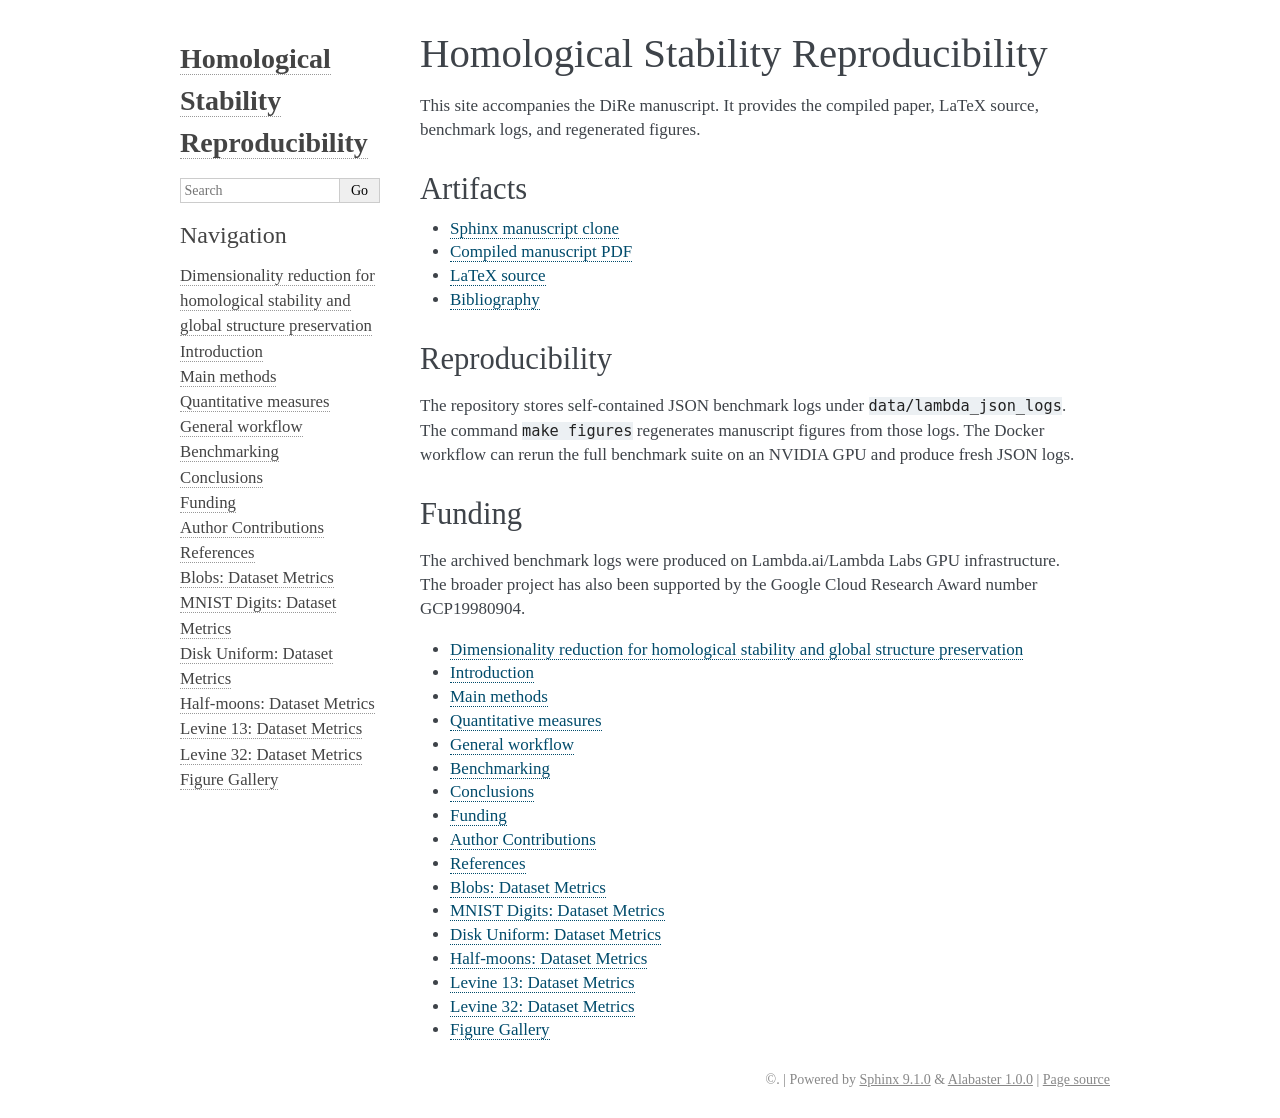
<file: index.html>
<!DOCTYPE html>

<html lang="en" data-content_root="./">
  <head>
    <meta charset="utf-8" />
    <meta name="viewport" content="width=device-width, initial-scale=1.0" /><meta name="viewport" content="width=device-width, initial-scale=1" />

    <title>Homological Stability Reproducibility &#8212; Homological Stability Reproducibility  documentation</title>
    <link rel="stylesheet" type="text/css" href="_static/pygments.css?v=5ecbeea2" />
    <link rel="stylesheet" type="text/css" href="_static/basic.css?v=b08954a9" />
    <link rel="stylesheet" type="text/css" href="_static/alabaster.css?v=27fed22d" />
    <link rel="stylesheet" type="text/css" href="_static/paper.css?v=d15cacb7" />
    <script src="_static/documentation_options.js?v=5929fcd5"></script>
    <script src="_static/doctools.js?v=fd6eb6e6"></script>
    <script src="_static/sphinx_highlight.js?v=6ffebe34"></script>
    <link rel="index" title="Index" href="genindex.html" />
    <link rel="search" title="Search" href="search.html" />
    <link rel="next" title="Dimensionality reduction for homological stability and global structure preservation" href="paper.html" />
   
  <link rel="stylesheet" href="_static/custom.css" type="text/css" />
  

  
  

  </head><body>
  

    <div class="document">
      <div class="documentwrapper">
        <div class="bodywrapper">
          

          <div class="body" role="main">
            
  <section id="homological-stability-reproducibility">
<h1>Homological Stability Reproducibility<a class="headerlink" href="#homological-stability-reproducibility" title="Link to this heading">¶</a></h1>
<p>This site accompanies the DiRe manuscript. It provides the compiled paper, LaTeX source, benchmark logs, and regenerated figures.</p>
<section id="artifacts">
<h2>Artifacts<a class="headerlink" href="#artifacts" title="Link to this heading">¶</a></h2>
<ul class="simple">
<li><p><a class="reference external" href="paper.html">Sphinx manuscript clone</a></p></li>
<li><p><a class="reference external" href="_static/paper/dire_short.pdf">Compiled manuscript PDF</a></p></li>
<li><p><a class="reference external" href="_static/paper/dire_short.tex">LaTeX source</a></p></li>
<li><p><a class="reference external" href="_static/paper/dire_short.bib">Bibliography</a></p></li>
</ul>
</section>
<section id="reproducibility">
<h2>Reproducibility<a class="headerlink" href="#reproducibility" title="Link to this heading">¶</a></h2>
<p>The repository stores self-contained JSON benchmark logs under <code class="docutils literal notranslate"><span class="pre">data/lambda_json_logs</span></code>. The command <code class="docutils literal notranslate"><span class="pre">make</span> <span class="pre">figures</span></code> regenerates manuscript figures from those logs. The Docker workflow can rerun the full benchmark suite on an NVIDIA GPU and produce fresh JSON logs.</p>
</section>
<section id="funding">
<h2>Funding<a class="headerlink" href="#funding" title="Link to this heading">¶</a></h2>
<p>The archived benchmark logs were produced on Lambda.ai/Lambda Labs GPU infrastructure. The broader project has also been supported by the Google Cloud Research Award number GCP19980904.</p>
<div class="toctree-wrapper compound">
<ul>
<li class="toctree-l1"><a class="reference internal" href="paper.html">Dimensionality reduction for homological stability and global structure preservation</a></li>
<li class="toctree-l1"><a class="reference internal" href="paper.html#introduction">Introduction</a></li>
<li class="toctree-l1"><a class="reference internal" href="paper.html#main-methods">Main methods</a></li>
<li class="toctree-l1"><a class="reference internal" href="paper.html#quantitative-measures">Quantitative measures</a></li>
<li class="toctree-l1"><a class="reference internal" href="paper.html#general-workflow">General workflow</a></li>
<li class="toctree-l1"><a class="reference internal" href="paper.html#benchmarking">Benchmarking</a></li>
<li class="toctree-l1"><a class="reference internal" href="paper.html#conclusions">Conclusions</a></li>
<li class="toctree-l1"><a class="reference internal" href="paper.html#funding">Funding</a></li>
<li class="toctree-l1"><a class="reference internal" href="paper.html#author-contributions">Author Contributions</a></li>
<li class="toctree-l1"><a class="reference internal" href="paper.html#references">References</a></li>
<li class="toctree-l1"><a class="reference internal" href="paper.html#blobs-dataset-metrics">Blobs: Dataset Metrics</a></li>
<li class="toctree-l1"><a class="reference internal" href="paper.html#mnist-digits-dataset-metrics">MNIST Digits: Dataset Metrics</a></li>
<li class="toctree-l1"><a class="reference internal" href="paper.html#disk-uniform-dataset-metrics">Disk Uniform: Dataset Metrics</a></li>
<li class="toctree-l1"><a class="reference internal" href="paper.html#half-moons-dataset-metrics">Half-moons: Dataset Metrics</a></li>
<li class="toctree-l1"><a class="reference internal" href="paper.html#levine-13-dataset-metrics">Levine 13: Dataset Metrics</a></li>
<li class="toctree-l1"><a class="reference internal" href="paper.html#levine-32-dataset-metrics">Levine 32: Dataset Metrics</a></li>
<li class="toctree-l1"><a class="reference internal" href="figures.html">Figure Gallery</a></li>
</ul>
</div>
</section>
</section>


          </div>
          
        </div>
      </div>
      <div class="sphinxsidebar" role="navigation" aria-label="Main">
        <div class="sphinxsidebarwrapper">
<h1 class="logo"><a href="#">Homological Stability Reproducibility</a></h1>









<search id="searchbox" style="display: none" role="search">
    <div class="searchformwrapper">
    <form class="search" action="search.html" method="get">
      <input type="text" name="q" aria-labelledby="searchlabel" autocomplete="off" autocorrect="off" autocapitalize="off" spellcheck="false" placeholder="Search"/>
      <input type="submit" value="Go" />
    </form>
    </div>
</search>
<script>document.getElementById('searchbox').style.display = "block"</script><h3>Navigation</h3>
<ul>
<li class="toctree-l1"><a class="reference internal" href="paper.html">Dimensionality reduction for homological stability and global structure preservation</a></li>
<li class="toctree-l1"><a class="reference internal" href="paper.html#introduction">Introduction</a></li>
<li class="toctree-l1"><a class="reference internal" href="paper.html#main-methods">Main methods</a></li>
<li class="toctree-l1"><a class="reference internal" href="paper.html#quantitative-measures">Quantitative measures</a></li>
<li class="toctree-l1"><a class="reference internal" href="paper.html#general-workflow">General workflow</a></li>
<li class="toctree-l1"><a class="reference internal" href="paper.html#benchmarking">Benchmarking</a></li>
<li class="toctree-l1"><a class="reference internal" href="paper.html#conclusions">Conclusions</a></li>
<li class="toctree-l1"><a class="reference internal" href="paper.html#funding">Funding</a></li>
<li class="toctree-l1"><a class="reference internal" href="paper.html#author-contributions">Author Contributions</a></li>
<li class="toctree-l1"><a class="reference internal" href="paper.html#references">References</a></li>
<li class="toctree-l1"><a class="reference internal" href="paper.html#blobs-dataset-metrics">Blobs: Dataset Metrics</a></li>
<li class="toctree-l1"><a class="reference internal" href="paper.html#mnist-digits-dataset-metrics">MNIST Digits: Dataset Metrics</a></li>
<li class="toctree-l1"><a class="reference internal" href="paper.html#disk-uniform-dataset-metrics">Disk Uniform: Dataset Metrics</a></li>
<li class="toctree-l1"><a class="reference internal" href="paper.html#half-moons-dataset-metrics">Half-moons: Dataset Metrics</a></li>
<li class="toctree-l1"><a class="reference internal" href="paper.html#levine-13-dataset-metrics">Levine 13: Dataset Metrics</a></li>
<li class="toctree-l1"><a class="reference internal" href="paper.html#levine-32-dataset-metrics">Levine 32: Dataset Metrics</a></li>
<li class="toctree-l1"><a class="reference internal" href="figures.html">Figure Gallery</a></li>
</ul>

<div class="relations">
<h3>Related Topics</h3>
<ul>
  <li><a href="#">Documentation overview</a><ul>
      <li>Next: <a href="paper.html" title="next chapter">Dimensionality reduction for homological stability and global structure preservation</a></li>
  </ul></li>
</ul>
</div>








        </div>
      </div>
      <div class="clearer"></div>
    </div>
    <div class="footer">
      &#169;.
      
      |
      Powered by <a href="https://www.sphinx-doc.org/">Sphinx 9.1.0</a>
      &amp; <a href="https://alabaster.readthedocs.io">Alabaster 1.0.0</a>
      
      |
      <a href="_sources/index.rst.txt"
          rel="nofollow">Page source</a>
    </div>

    

    
  </body>
</html>
</file>
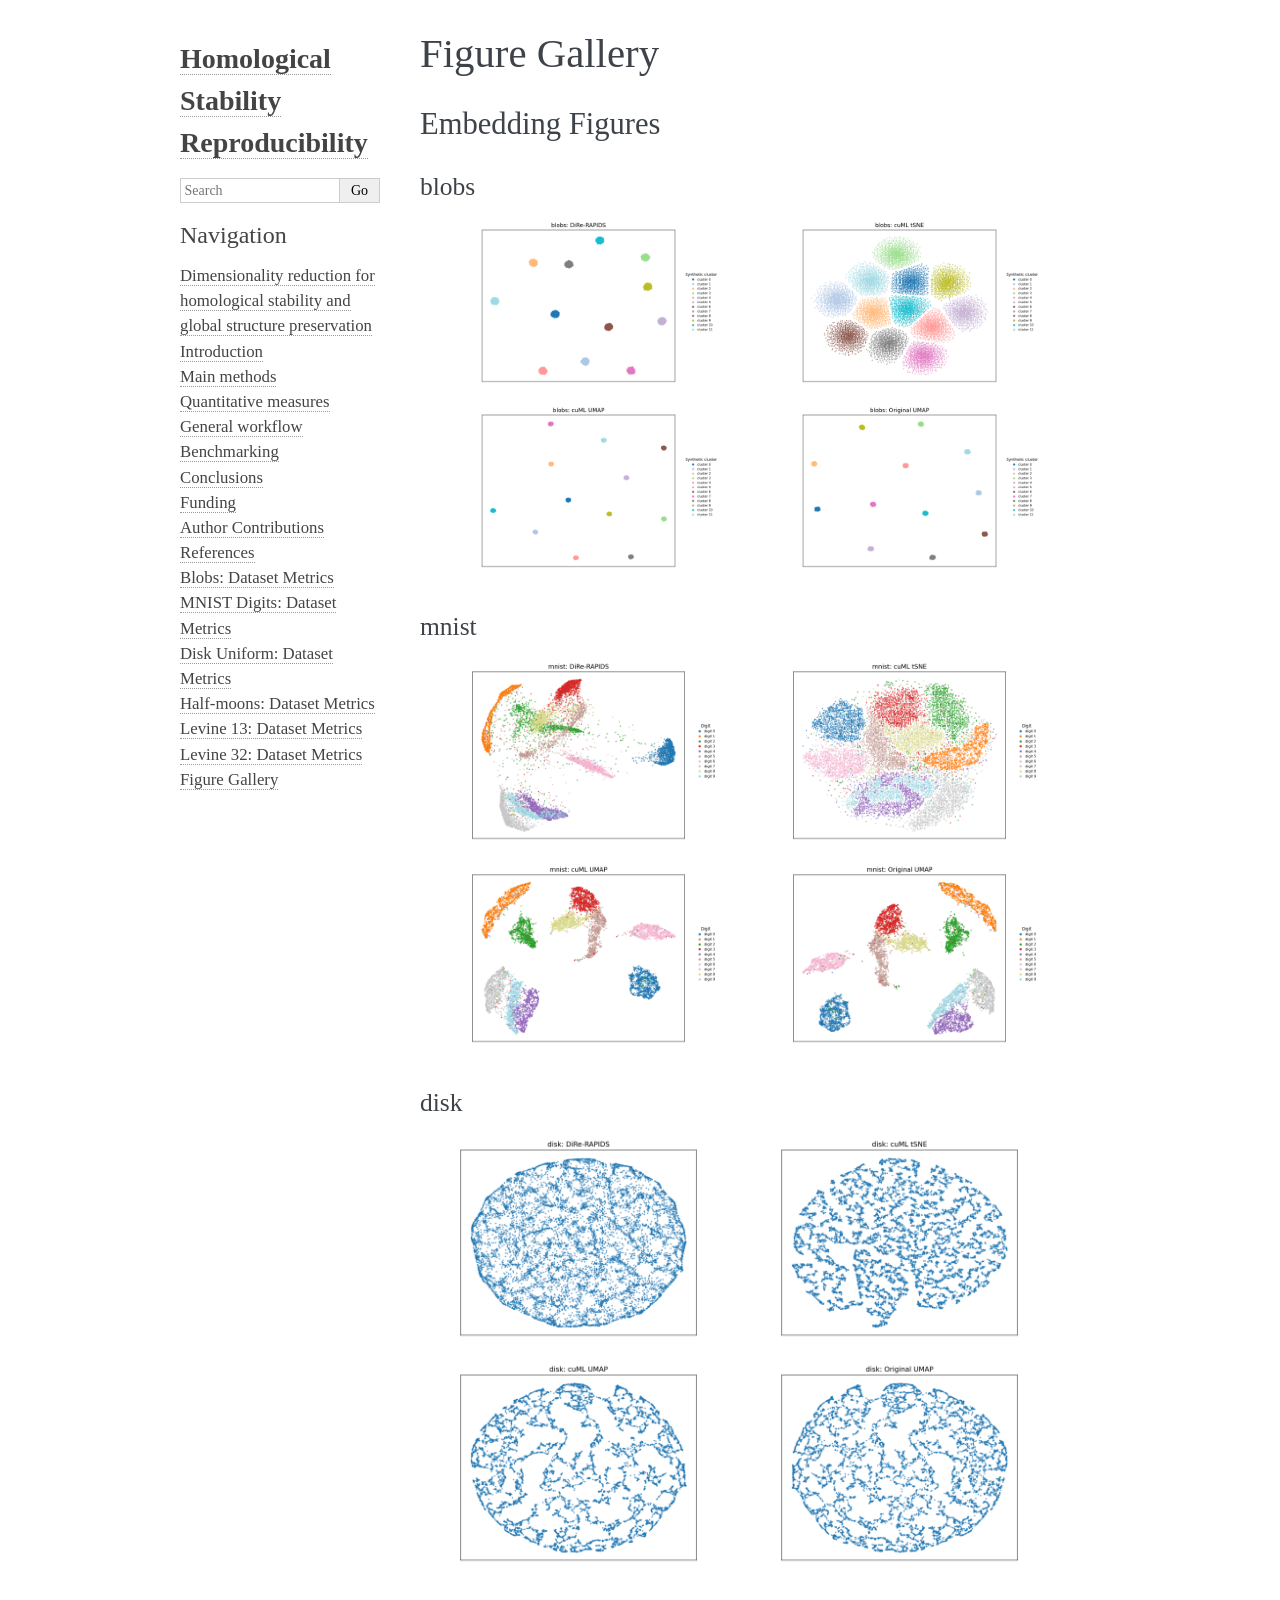
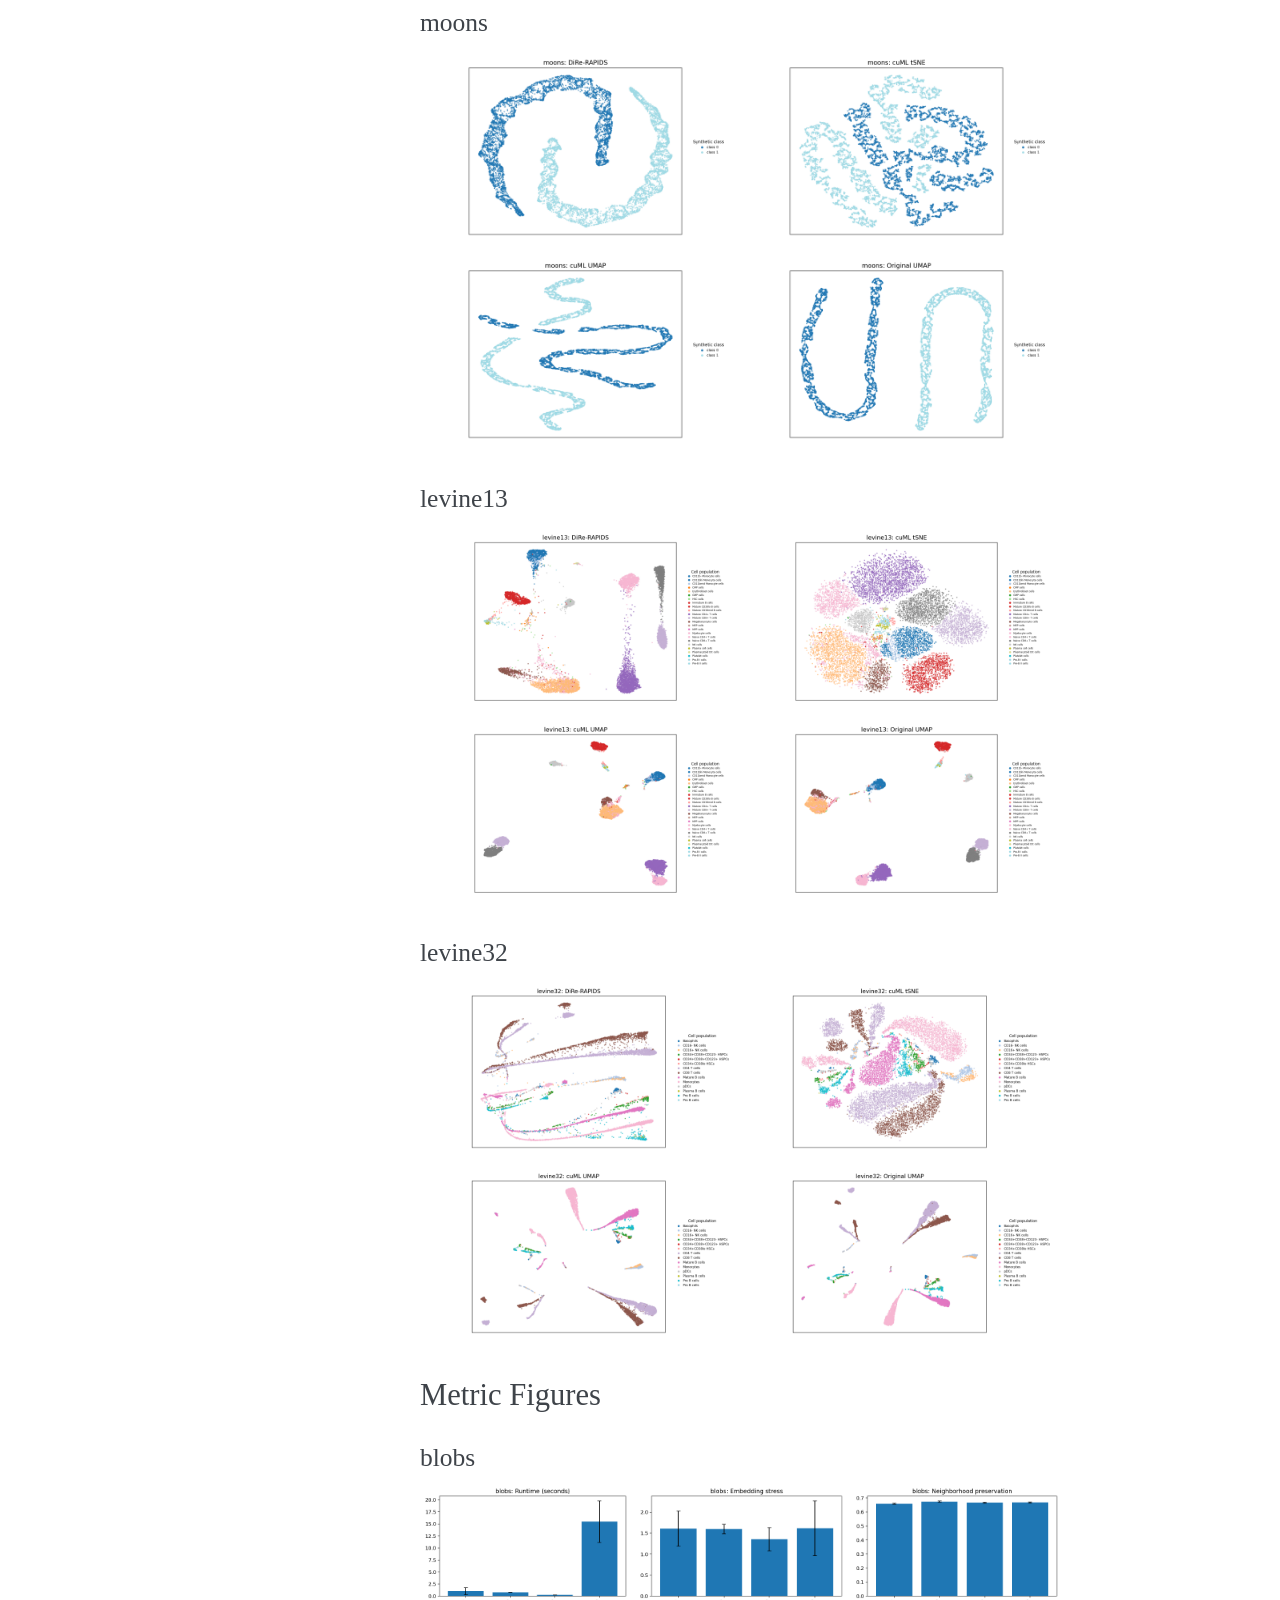
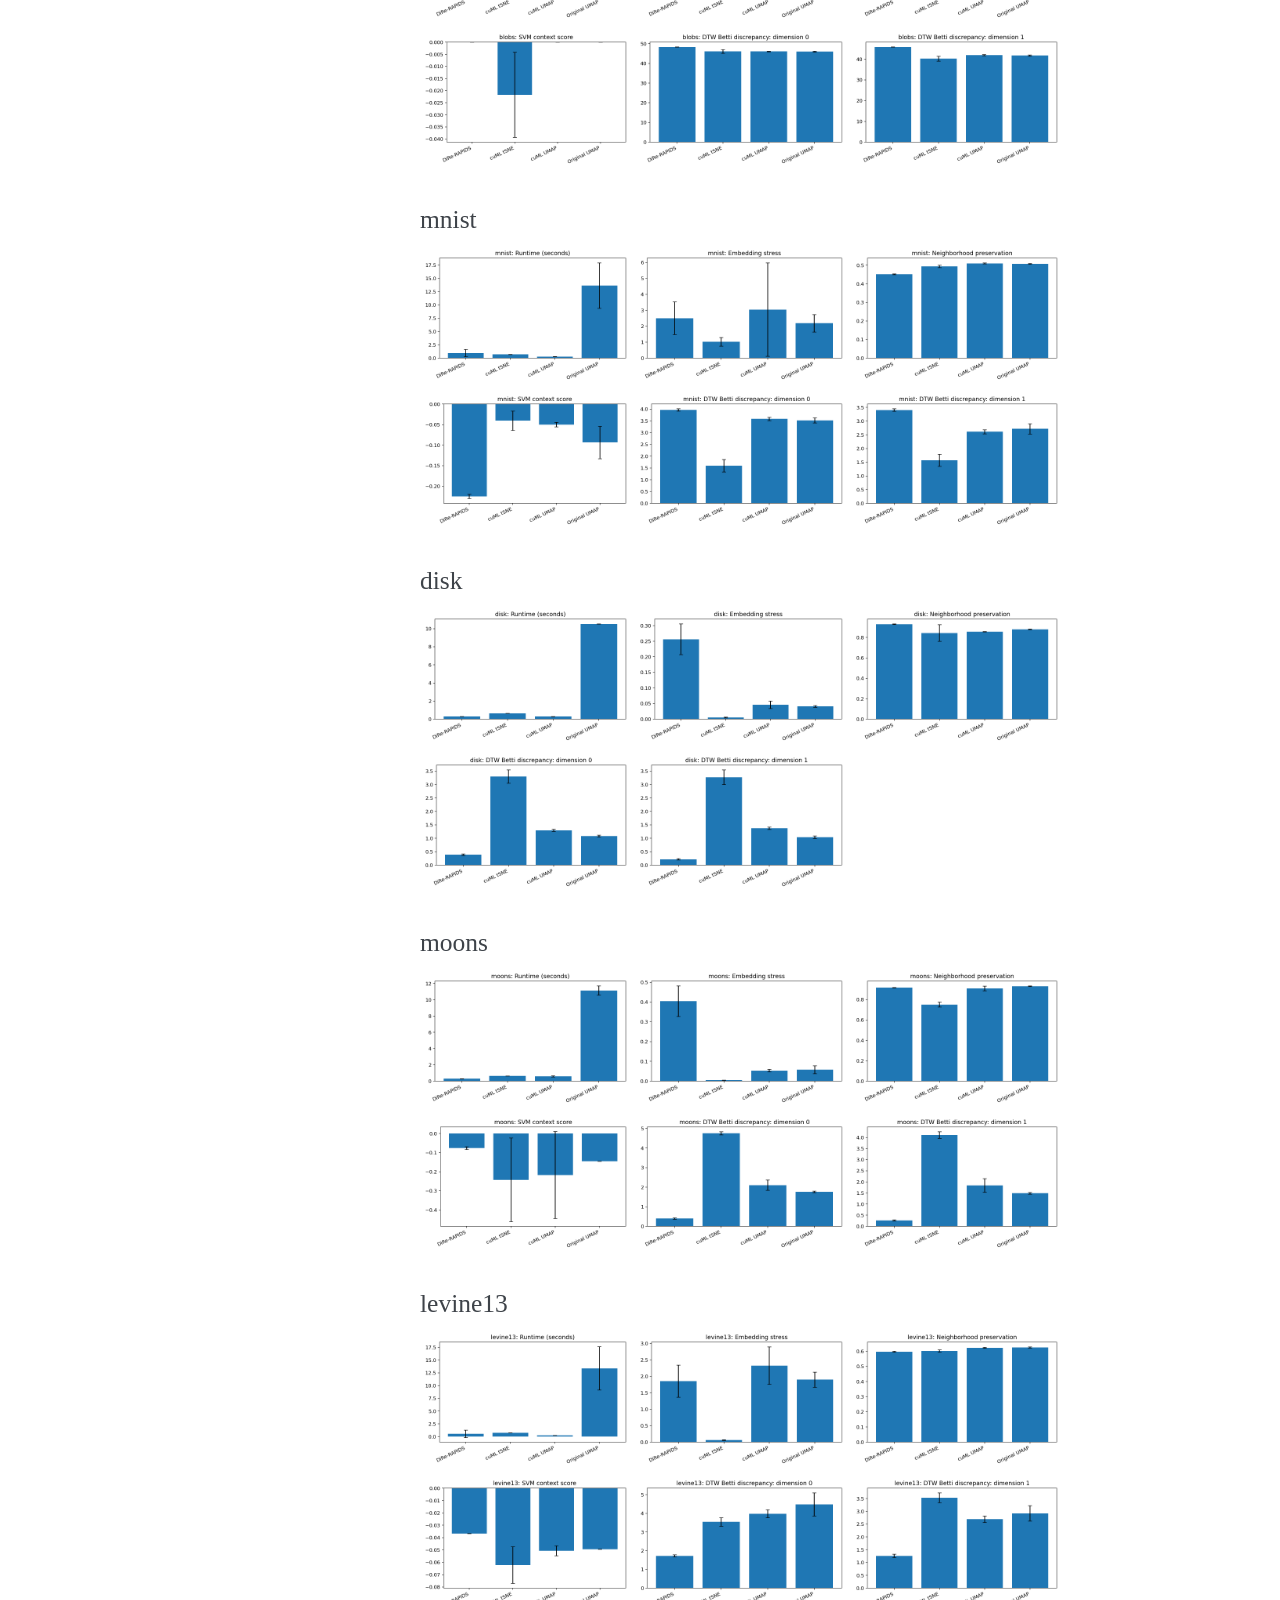
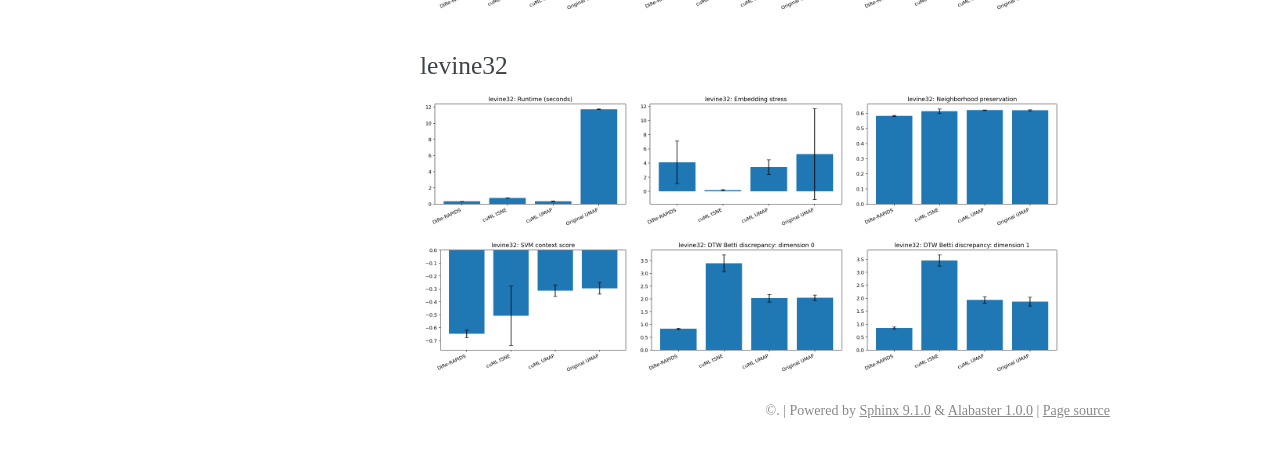
<file: figures.html>
<!DOCTYPE html>

<html lang="en" data-content_root="./">
  <head>
    <meta charset="utf-8" />
    <meta name="viewport" content="width=device-width, initial-scale=1.0" /><meta name="viewport" content="width=device-width, initial-scale=1" />

    <title>Figure Gallery &#8212; Homological Stability Reproducibility  documentation</title>
    <link rel="stylesheet" type="text/css" href="_static/pygments.css?v=5ecbeea2" />
    <link rel="stylesheet" type="text/css" href="_static/basic.css?v=b08954a9" />
    <link rel="stylesheet" type="text/css" href="_static/alabaster.css?v=27fed22d" />
    <link rel="stylesheet" type="text/css" href="_static/paper.css?v=d15cacb7" />
    <script src="_static/documentation_options.js?v=5929fcd5"></script>
    <script src="_static/doctools.js?v=fd6eb6e6"></script>
    <script src="_static/sphinx_highlight.js?v=6ffebe34"></script>
    <link rel="index" title="Index" href="genindex.html" />
    <link rel="search" title="Search" href="search.html" />
    <link rel="prev" title="Dimensionality reduction for homological stability and global structure preservation" href="paper.html" />
   
  <link rel="stylesheet" href="_static/custom.css" type="text/css" />
  

  
  

  </head><body>
  

    <div class="document">
      <div class="documentwrapper">
        <div class="bodywrapper">
          

          <div class="body" role="main">
            
  <section id="figure-gallery">
<h1>Figure Gallery<a class="headerlink" href="#figure-gallery" title="Link to this heading">¶</a></h1>
<section id="embedding-figures">
<h2>Embedding Figures<a class="headerlink" href="#embedding-figures" title="Link to this heading">¶</a></h2>
<section id="blobs">
<h3>blobs<a class="headerlink" href="#blobs" title="Link to this heading">¶</a></h3>
<a class="reference internal image-reference" href="_images/blobs-dire-rapids.png"><img alt="_images/blobs-dire-rapids.png" src="_images/blobs-dire-rapids.png" style="width: 48%;" />
</a>
<a class="reference internal image-reference" href="_images/blobs-tsne.png"><img alt="_images/blobs-tsne.png" src="_images/blobs-tsne.png" style="width: 48%;" />
</a>
<a class="reference internal image-reference" href="_images/blobs-cuml-umap.png"><img alt="_images/blobs-cuml-umap.png" src="_images/blobs-cuml-umap.png" style="width: 48%;" />
</a>
<a class="reference internal image-reference" href="_images/blobs-umap.png"><img alt="_images/blobs-umap.png" src="_images/blobs-umap.png" style="width: 48%;" />
</a>
</section>
<section id="mnist">
<h3>mnist<a class="headerlink" href="#mnist" title="Link to this heading">¶</a></h3>
<a class="reference internal image-reference" href="_images/mnist-dire-rapids.png"><img alt="_images/mnist-dire-rapids.png" src="_images/mnist-dire-rapids.png" style="width: 48%;" />
</a>
<a class="reference internal image-reference" href="_images/mnist-tsne.png"><img alt="_images/mnist-tsne.png" src="_images/mnist-tsne.png" style="width: 48%;" />
</a>
<a class="reference internal image-reference" href="_images/mnist-cuml-umap.png"><img alt="_images/mnist-cuml-umap.png" src="_images/mnist-cuml-umap.png" style="width: 48%;" />
</a>
<a class="reference internal image-reference" href="_images/mnist-umap.png"><img alt="_images/mnist-umap.png" src="_images/mnist-umap.png" style="width: 48%;" />
</a>
</section>
<section id="disk">
<h3>disk<a class="headerlink" href="#disk" title="Link to this heading">¶</a></h3>
<a class="reference internal image-reference" href="_images/disk-dire-rapids.png"><img alt="_images/disk-dire-rapids.png" src="_images/disk-dire-rapids.png" style="width: 48%;" />
</a>
<a class="reference internal image-reference" href="_images/disk-tsne.png"><img alt="_images/disk-tsne.png" src="_images/disk-tsne.png" style="width: 48%;" />
</a>
<a class="reference internal image-reference" href="_images/disk-cuml-umap.png"><img alt="_images/disk-cuml-umap.png" src="_images/disk-cuml-umap.png" style="width: 48%;" />
</a>
<a class="reference internal image-reference" href="_images/disk-umap.png"><img alt="_images/disk-umap.png" src="_images/disk-umap.png" style="width: 48%;" />
</a>
</section>
<section id="moons">
<h3>moons<a class="headerlink" href="#moons" title="Link to this heading">¶</a></h3>
<a class="reference internal image-reference" href="_images/moons-dire-rapids.png"><img alt="_images/moons-dire-rapids.png" src="_images/moons-dire-rapids.png" style="width: 48%;" />
</a>
<a class="reference internal image-reference" href="_images/moons-tsne.png"><img alt="_images/moons-tsne.png" src="_images/moons-tsne.png" style="width: 48%;" />
</a>
<a class="reference internal image-reference" href="_images/moons-cuml-umap.png"><img alt="_images/moons-cuml-umap.png" src="_images/moons-cuml-umap.png" style="width: 48%;" />
</a>
<a class="reference internal image-reference" href="_images/moons-umap.png"><img alt="_images/moons-umap.png" src="_images/moons-umap.png" style="width: 48%;" />
</a>
</section>
<section id="levine13">
<h3>levine13<a class="headerlink" href="#levine13" title="Link to this heading">¶</a></h3>
<a class="reference internal image-reference" href="_images/levine13-dire-rapids.png"><img alt="_images/levine13-dire-rapids.png" src="_images/levine13-dire-rapids.png" style="width: 48%;" />
</a>
<a class="reference internal image-reference" href="_images/levine13-tsne.png"><img alt="_images/levine13-tsne.png" src="_images/levine13-tsne.png" style="width: 48%;" />
</a>
<a class="reference internal image-reference" href="_images/levine13-cuml-umap.png"><img alt="_images/levine13-cuml-umap.png" src="_images/levine13-cuml-umap.png" style="width: 48%;" />
</a>
<a class="reference internal image-reference" href="_images/levine13-umap.png"><img alt="_images/levine13-umap.png" src="_images/levine13-umap.png" style="width: 48%;" />
</a>
</section>
<section id="levine32">
<h3>levine32<a class="headerlink" href="#levine32" title="Link to this heading">¶</a></h3>
<a class="reference internal image-reference" href="_images/levine32-dire-rapids.png"><img alt="_images/levine32-dire-rapids.png" src="_images/levine32-dire-rapids.png" style="width: 48%;" />
</a>
<a class="reference internal image-reference" href="_images/levine32-tsne.png"><img alt="_images/levine32-tsne.png" src="_images/levine32-tsne.png" style="width: 48%;" />
</a>
<a class="reference internal image-reference" href="_images/levine32-cuml-umap.png"><img alt="_images/levine32-cuml-umap.png" src="_images/levine32-cuml-umap.png" style="width: 48%;" />
</a>
<a class="reference internal image-reference" href="_images/levine32-umap.png"><img alt="_images/levine32-umap.png" src="_images/levine32-umap.png" style="width: 48%;" />
</a>
</section>
</section>
<section id="metric-figures">
<h2>Metric Figures<a class="headerlink" href="#metric-figures" title="Link to this heading">¶</a></h2>
<section id="id1">
<h3>blobs<a class="headerlink" href="#id1" title="Link to this heading">¶</a></h3>
<a class="reference internal image-reference" href="_images/blobs-time.png"><img alt="_images/blobs-time.png" src="_images/blobs-time.png" style="width: 32%;" />
</a>
<a class="reference internal image-reference" href="_images/blobs-stress.png"><img alt="_images/blobs-stress.png" src="_images/blobs-stress.png" style="width: 32%;" />
</a>
<a class="reference internal image-reference" href="_images/blobs-neighborhood.png"><img alt="_images/blobs-neighborhood.png" src="_images/blobs-neighborhood.png" style="width: 32%;" />
</a>
<a class="reference internal image-reference" href="_images/blobs-context.png"><img alt="_images/blobs-context.png" src="_images/blobs-context.png" style="width: 32%;" />
</a>
<a class="reference internal image-reference" href="_images/blobs-persistence-dim-0.png"><img alt="_images/blobs-persistence-dim-0.png" src="_images/blobs-persistence-dim-0.png" style="width: 32%;" />
</a>
<a class="reference internal image-reference" href="_images/blobs-persistence-dim-1.png"><img alt="_images/blobs-persistence-dim-1.png" src="_images/blobs-persistence-dim-1.png" style="width: 32%;" />
</a>
</section>
<section id="id2">
<h3>mnist<a class="headerlink" href="#id2" title="Link to this heading">¶</a></h3>
<a class="reference internal image-reference" href="_images/mnist-time.png"><img alt="_images/mnist-time.png" src="_images/mnist-time.png" style="width: 32%;" />
</a>
<a class="reference internal image-reference" href="_images/mnist-stress.png"><img alt="_images/mnist-stress.png" src="_images/mnist-stress.png" style="width: 32%;" />
</a>
<a class="reference internal image-reference" href="_images/mnist-neighborhood.png"><img alt="_images/mnist-neighborhood.png" src="_images/mnist-neighborhood.png" style="width: 32%;" />
</a>
<a class="reference internal image-reference" href="_images/mnist-context.png"><img alt="_images/mnist-context.png" src="_images/mnist-context.png" style="width: 32%;" />
</a>
<a class="reference internal image-reference" href="_images/mnist-persistence-dim-0.png"><img alt="_images/mnist-persistence-dim-0.png" src="_images/mnist-persistence-dim-0.png" style="width: 32%;" />
</a>
<a class="reference internal image-reference" href="_images/mnist-persistence-dim-1.png"><img alt="_images/mnist-persistence-dim-1.png" src="_images/mnist-persistence-dim-1.png" style="width: 32%;" />
</a>
</section>
<section id="id3">
<h3>disk<a class="headerlink" href="#id3" title="Link to this heading">¶</a></h3>
<a class="reference internal image-reference" href="_images/disk-time.png"><img alt="_images/disk-time.png" src="_images/disk-time.png" style="width: 32%;" />
</a>
<a class="reference internal image-reference" href="_images/disk-stress.png"><img alt="_images/disk-stress.png" src="_images/disk-stress.png" style="width: 32%;" />
</a>
<a class="reference internal image-reference" href="_images/disk-neighborhood.png"><img alt="_images/disk-neighborhood.png" src="_images/disk-neighborhood.png" style="width: 32%;" />
</a>
<a class="reference internal image-reference" href="_images/disk-persistence-dim-0.png"><img alt="_images/disk-persistence-dim-0.png" src="_images/disk-persistence-dim-0.png" style="width: 32%;" />
</a>
<a class="reference internal image-reference" href="_images/disk-persistence-dim-1.png"><img alt="_images/disk-persistence-dim-1.png" src="_images/disk-persistence-dim-1.png" style="width: 32%;" />
</a>
</section>
<section id="id4">
<h3>moons<a class="headerlink" href="#id4" title="Link to this heading">¶</a></h3>
<a class="reference internal image-reference" href="_images/moons-time.png"><img alt="_images/moons-time.png" src="_images/moons-time.png" style="width: 32%;" />
</a>
<a class="reference internal image-reference" href="_images/moons-stress.png"><img alt="_images/moons-stress.png" src="_images/moons-stress.png" style="width: 32%;" />
</a>
<a class="reference internal image-reference" href="_images/moons-neighborhood.png"><img alt="_images/moons-neighborhood.png" src="_images/moons-neighborhood.png" style="width: 32%;" />
</a>
<a class="reference internal image-reference" href="_images/moons-context.png"><img alt="_images/moons-context.png" src="_images/moons-context.png" style="width: 32%;" />
</a>
<a class="reference internal image-reference" href="_images/moons-persistence-dim-0.png"><img alt="_images/moons-persistence-dim-0.png" src="_images/moons-persistence-dim-0.png" style="width: 32%;" />
</a>
<a class="reference internal image-reference" href="_images/moons-persistence-dim-1.png"><img alt="_images/moons-persistence-dim-1.png" src="_images/moons-persistence-dim-1.png" style="width: 32%;" />
</a>
</section>
<section id="id5">
<h3>levine13<a class="headerlink" href="#id5" title="Link to this heading">¶</a></h3>
<a class="reference internal image-reference" href="_images/levine13-time.png"><img alt="_images/levine13-time.png" src="_images/levine13-time.png" style="width: 32%;" />
</a>
<a class="reference internal image-reference" href="_images/levine13-stress.png"><img alt="_images/levine13-stress.png" src="_images/levine13-stress.png" style="width: 32%;" />
</a>
<a class="reference internal image-reference" href="_images/levine13-neighborhood.png"><img alt="_images/levine13-neighborhood.png" src="_images/levine13-neighborhood.png" style="width: 32%;" />
</a>
<a class="reference internal image-reference" href="_images/levine13-context.png"><img alt="_images/levine13-context.png" src="_images/levine13-context.png" style="width: 32%;" />
</a>
<a class="reference internal image-reference" href="_images/levine13-persistence-dim-0.png"><img alt="_images/levine13-persistence-dim-0.png" src="_images/levine13-persistence-dim-0.png" style="width: 32%;" />
</a>
<a class="reference internal image-reference" href="_images/levine13-persistence-dim-1.png"><img alt="_images/levine13-persistence-dim-1.png" src="_images/levine13-persistence-dim-1.png" style="width: 32%;" />
</a>
</section>
<section id="id6">
<h3>levine32<a class="headerlink" href="#id6" title="Link to this heading">¶</a></h3>
<a class="reference internal image-reference" href="_images/levine32-time.png"><img alt="_images/levine32-time.png" src="_images/levine32-time.png" style="width: 32%;" />
</a>
<a class="reference internal image-reference" href="_images/levine32-stress.png"><img alt="_images/levine32-stress.png" src="_images/levine32-stress.png" style="width: 32%;" />
</a>
<a class="reference internal image-reference" href="_images/levine32-neighborhood.png"><img alt="_images/levine32-neighborhood.png" src="_images/levine32-neighborhood.png" style="width: 32%;" />
</a>
<a class="reference internal image-reference" href="_images/levine32-context.png"><img alt="_images/levine32-context.png" src="_images/levine32-context.png" style="width: 32%;" />
</a>
<a class="reference internal image-reference" href="_images/levine32-persistence-dim-0.png"><img alt="_images/levine32-persistence-dim-0.png" src="_images/levine32-persistence-dim-0.png" style="width: 32%;" />
</a>
<a class="reference internal image-reference" href="_images/levine32-persistence-dim-1.png"><img alt="_images/levine32-persistence-dim-1.png" src="_images/levine32-persistence-dim-1.png" style="width: 32%;" />
</a>
</section>
</section>
</section>


          </div>
          
        </div>
      </div>
      <div class="sphinxsidebar" role="navigation" aria-label="Main">
        <div class="sphinxsidebarwrapper">
<h1 class="logo"><a href="index.html">Homological Stability Reproducibility</a></h1>









<search id="searchbox" style="display: none" role="search">
    <div class="searchformwrapper">
    <form class="search" action="search.html" method="get">
      <input type="text" name="q" aria-labelledby="searchlabel" autocomplete="off" autocorrect="off" autocapitalize="off" spellcheck="false" placeholder="Search"/>
      <input type="submit" value="Go" />
    </form>
    </div>
</search>
<script>document.getElementById('searchbox').style.display = "block"</script><h3>Navigation</h3>
<ul class="current">
<li class="toctree-l1"><a class="reference internal" href="paper.html">Dimensionality reduction for homological stability and global structure preservation</a></li>
<li class="toctree-l1"><a class="reference internal" href="paper.html#introduction">Introduction</a></li>
<li class="toctree-l1"><a class="reference internal" href="paper.html#main-methods">Main methods</a></li>
<li class="toctree-l1"><a class="reference internal" href="paper.html#quantitative-measures">Quantitative measures</a></li>
<li class="toctree-l1"><a class="reference internal" href="paper.html#general-workflow">General workflow</a></li>
<li class="toctree-l1"><a class="reference internal" href="paper.html#benchmarking">Benchmarking</a></li>
<li class="toctree-l1"><a class="reference internal" href="paper.html#conclusions">Conclusions</a></li>
<li class="toctree-l1"><a class="reference internal" href="paper.html#funding">Funding</a></li>
<li class="toctree-l1"><a class="reference internal" href="paper.html#author-contributions">Author Contributions</a></li>
<li class="toctree-l1"><a class="reference internal" href="paper.html#references">References</a></li>
<li class="toctree-l1"><a class="reference internal" href="paper.html#blobs-dataset-metrics">Blobs: Dataset Metrics</a></li>
<li class="toctree-l1"><a class="reference internal" href="paper.html#mnist-digits-dataset-metrics">MNIST Digits: Dataset Metrics</a></li>
<li class="toctree-l1"><a class="reference internal" href="paper.html#disk-uniform-dataset-metrics">Disk Uniform: Dataset Metrics</a></li>
<li class="toctree-l1"><a class="reference internal" href="paper.html#half-moons-dataset-metrics">Half-moons: Dataset Metrics</a></li>
<li class="toctree-l1"><a class="reference internal" href="paper.html#levine-13-dataset-metrics">Levine 13: Dataset Metrics</a></li>
<li class="toctree-l1"><a class="reference internal" href="paper.html#levine-32-dataset-metrics">Levine 32: Dataset Metrics</a></li>
<li class="toctree-l1 current"><a class="current reference internal" href="#">Figure Gallery</a></li>
</ul>

<div class="relations">
<h3>Related Topics</h3>
<ul>
  <li><a href="index.html">Documentation overview</a><ul>
      <li>Previous: <a href="paper.html" title="previous chapter">Dimensionality reduction for homological stability and global structure preservation</a></li>
  </ul></li>
</ul>
</div>








        </div>
      </div>
      <div class="clearer"></div>
    </div>
    <div class="footer">
      &#169;.
      
      |
      Powered by <a href="https://www.sphinx-doc.org/">Sphinx 9.1.0</a>
      &amp; <a href="https://alabaster.readthedocs.io">Alabaster 1.0.0</a>
      
      |
      <a href="_sources/figures.rst.txt"
          rel="nofollow">Page source</a>
    </div>

    

    
  </body>
</html>
</file>
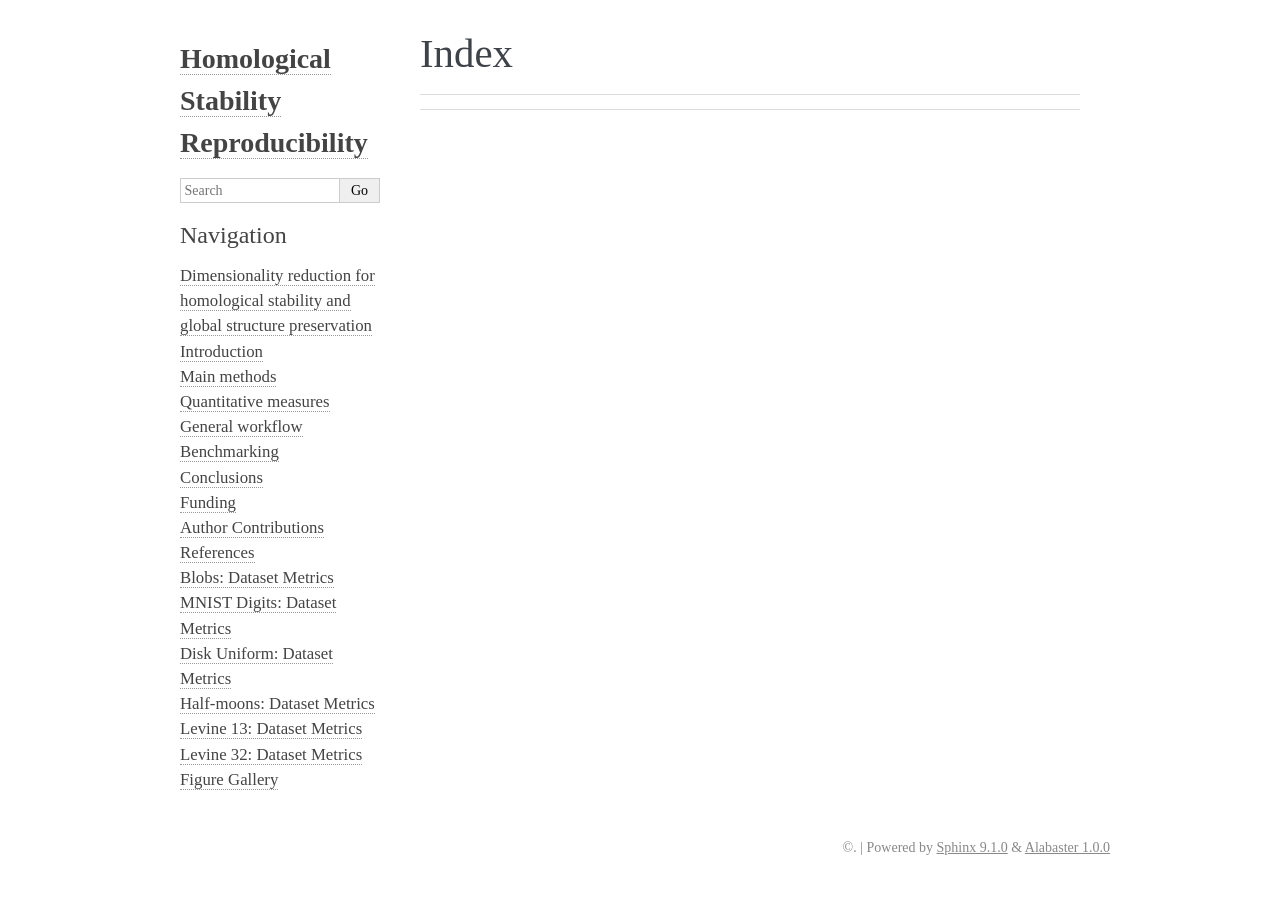
<file: genindex.html>
<!DOCTYPE html>

<html lang="en" data-content_root="./">
  <head>
    <meta charset="utf-8" />
    <meta name="viewport" content="width=device-width, initial-scale=1.0" />
    <title>Index &#8212; Homological Stability Reproducibility  documentation</title>
    <link rel="stylesheet" type="text/css" href="_static/pygments.css?v=5ecbeea2" />
    <link rel="stylesheet" type="text/css" href="_static/basic.css?v=b08954a9" />
    <link rel="stylesheet" type="text/css" href="_static/alabaster.css?v=27fed22d" />
    <link rel="stylesheet" type="text/css" href="_static/paper.css?v=d15cacb7" />
    <script src="_static/documentation_options.js?v=5929fcd5"></script>
    <script src="_static/doctools.js?v=fd6eb6e6"></script>
    <script src="_static/sphinx_highlight.js?v=6ffebe34"></script>
    <link rel="index" title="Index" href="#" />
    <link rel="search" title="Search" href="search.html" />
   
  <link rel="stylesheet" href="_static/custom.css" type="text/css" />
  

  
  

  </head><body>
  

    <div class="document">
      <div class="documentwrapper">
        <div class="bodywrapper">
          

          <div class="body" role="main">
            

<h1 id="index">Index</h1>

<div class="genindex-jumpbox">
 
</div>


          </div>
          
        </div>
      </div>
      <div class="sphinxsidebar" role="navigation" aria-label="Main">
        <div class="sphinxsidebarwrapper">
<h1 class="logo"><a href="index.html">Homological Stability Reproducibility</a></h1>









<search id="searchbox" style="display: none" role="search">
    <div class="searchformwrapper">
    <form class="search" action="search.html" method="get">
      <input type="text" name="q" aria-labelledby="searchlabel" autocomplete="off" autocorrect="off" autocapitalize="off" spellcheck="false" placeholder="Search"/>
      <input type="submit" value="Go" />
    </form>
    </div>
</search>
<script>document.getElementById('searchbox').style.display = "block"</script><h3>Navigation</h3>
<ul>
<li class="toctree-l1"><a class="reference internal" href="paper.html">Dimensionality reduction for homological stability and global structure preservation</a></li>
<li class="toctree-l1"><a class="reference internal" href="paper.html#introduction">Introduction</a></li>
<li class="toctree-l1"><a class="reference internal" href="paper.html#main-methods">Main methods</a></li>
<li class="toctree-l1"><a class="reference internal" href="paper.html#quantitative-measures">Quantitative measures</a></li>
<li class="toctree-l1"><a class="reference internal" href="paper.html#general-workflow">General workflow</a></li>
<li class="toctree-l1"><a class="reference internal" href="paper.html#benchmarking">Benchmarking</a></li>
<li class="toctree-l1"><a class="reference internal" href="paper.html#conclusions">Conclusions</a></li>
<li class="toctree-l1"><a class="reference internal" href="paper.html#funding">Funding</a></li>
<li class="toctree-l1"><a class="reference internal" href="paper.html#author-contributions">Author Contributions</a></li>
<li class="toctree-l1"><a class="reference internal" href="paper.html#references">References</a></li>
<li class="toctree-l1"><a class="reference internal" href="paper.html#blobs-dataset-metrics">Blobs: Dataset Metrics</a></li>
<li class="toctree-l1"><a class="reference internal" href="paper.html#mnist-digits-dataset-metrics">MNIST Digits: Dataset Metrics</a></li>
<li class="toctree-l1"><a class="reference internal" href="paper.html#disk-uniform-dataset-metrics">Disk Uniform: Dataset Metrics</a></li>
<li class="toctree-l1"><a class="reference internal" href="paper.html#half-moons-dataset-metrics">Half-moons: Dataset Metrics</a></li>
<li class="toctree-l1"><a class="reference internal" href="paper.html#levine-13-dataset-metrics">Levine 13: Dataset Metrics</a></li>
<li class="toctree-l1"><a class="reference internal" href="paper.html#levine-32-dataset-metrics">Levine 32: Dataset Metrics</a></li>
<li class="toctree-l1"><a class="reference internal" href="figures.html">Figure Gallery</a></li>
</ul>

<div class="relations">
<h3>Related Topics</h3>
<ul>
  <li><a href="index.html">Documentation overview</a><ul>
  </ul></li>
</ul>
</div>








        </div>
      </div>
      <div class="clearer"></div>
    </div>
    <div class="footer">
      &#169;.
      
      |
      Powered by <a href="https://www.sphinx-doc.org/">Sphinx 9.1.0</a>
      &amp; <a href="https://alabaster.readthedocs.io">Alabaster 1.0.0</a>
      
    </div>

    

    
  </body>
</html>
</file>
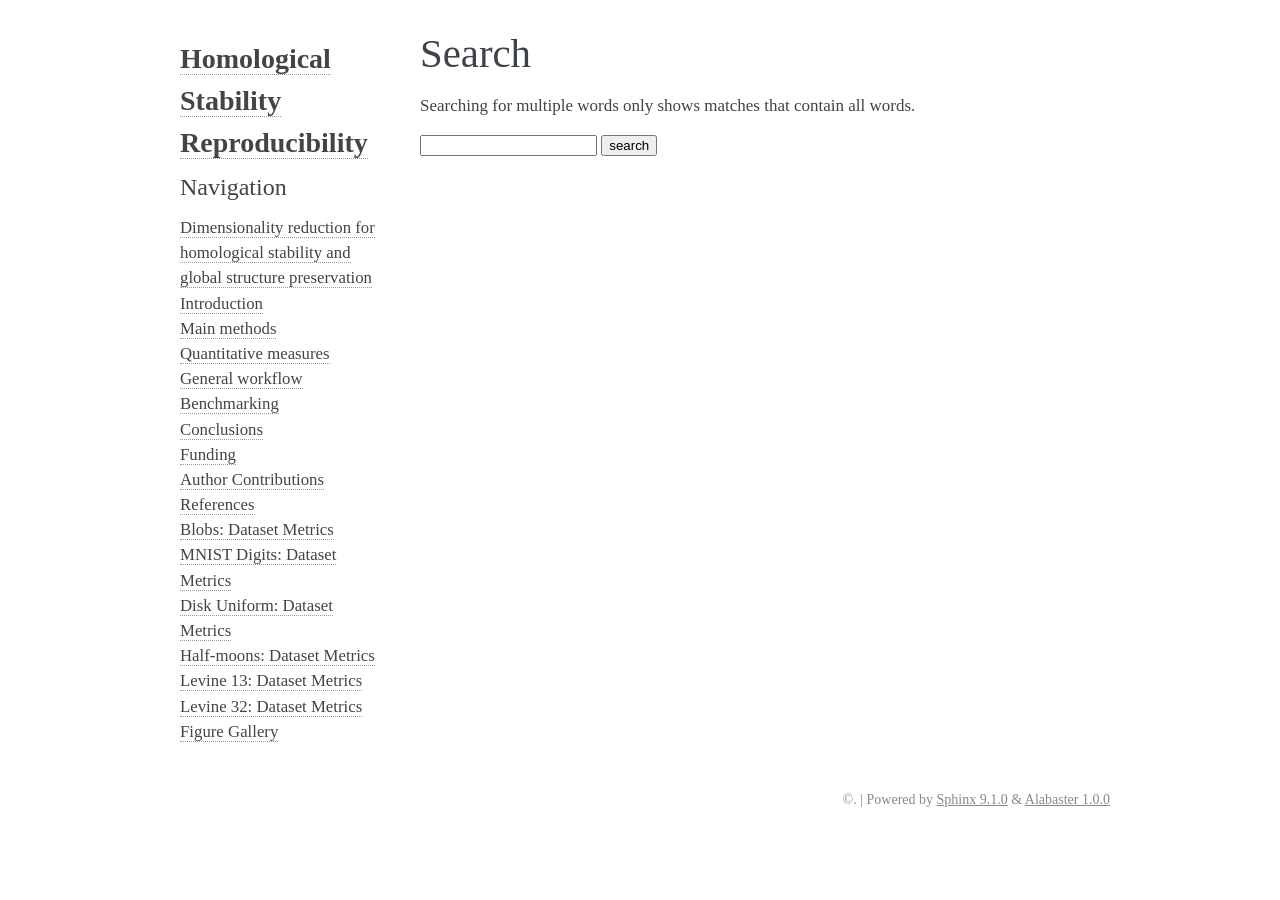
<file: search.html>
<!DOCTYPE html>

<html lang="en" data-content_root="./">
  <head>
    <meta charset="utf-8" />
    <meta name="viewport" content="width=device-width, initial-scale=1.0" />
    <title>Search &#8212; Homological Stability Reproducibility  documentation</title>
    <link rel="stylesheet" type="text/css" href="_static/pygments.css?v=5ecbeea2" />
    <link rel="stylesheet" type="text/css" href="_static/basic.css?v=b08954a9" />
    <link rel="stylesheet" type="text/css" href="_static/alabaster.css?v=27fed22d" />
    <link rel="stylesheet" type="text/css" href="_static/paper.css?v=d15cacb7" />
    
    <script src="_static/documentation_options.js?v=5929fcd5"></script>
    <script src="_static/doctools.js?v=fd6eb6e6"></script>
    <script src="_static/sphinx_highlight.js?v=6ffebe34"></script>
    <script src="_static/searchtools.js"></script>
    <script src="_static/language_data.js"></script>
    <link rel="index" title="Index" href="genindex.html" />
    <link rel="search" title="Search" href="#" />
    <script src="searchindex.js" defer="defer"></script>
    <meta name="robots" content="noindex" />
    
   
  <link rel="stylesheet" href="_static/custom.css" type="text/css" />
  

  
  


  </head><body>
  

    <div class="document">
      <div class="documentwrapper">
        <div class="bodywrapper">
          

          <div class="body" role="main">
            
  <h1 id="search-documentation">Search</h1>
  
  <noscript>
  <div class="admonition warning">
  <p>
    Please activate JavaScript to enable the search
    functionality.
  </p>
  </div>
  </noscript>
  
  
  <p>
    Searching for multiple words only shows matches that contain
    all words.
  </p>
  
  
  <form action="" method="get">
    <input type="text" name="q" aria-labelledby="search-documentation" value="" autocomplete="off" autocorrect="off" autocapitalize="off" spellcheck="false"/>
    <input type="submit" value="search" />
    <span id="search-progress" style="padding-left: 10px"></span>
  </form>
  
  
  <div id="search-results"></div>
  

          </div>
          
        </div>
      </div>
      <div class="sphinxsidebar" role="navigation" aria-label="Main">
        <div class="sphinxsidebarwrapper">
<h1 class="logo"><a href="index.html">Homological Stability Reproducibility</a></h1>








<h3>Navigation</h3>
<ul>
<li class="toctree-l1"><a class="reference internal" href="paper.html">Dimensionality reduction for homological stability and global structure preservation</a></li>
<li class="toctree-l1"><a class="reference internal" href="paper.html#introduction">Introduction</a></li>
<li class="toctree-l1"><a class="reference internal" href="paper.html#main-methods">Main methods</a></li>
<li class="toctree-l1"><a class="reference internal" href="paper.html#quantitative-measures">Quantitative measures</a></li>
<li class="toctree-l1"><a class="reference internal" href="paper.html#general-workflow">General workflow</a></li>
<li class="toctree-l1"><a class="reference internal" href="paper.html#benchmarking">Benchmarking</a></li>
<li class="toctree-l1"><a class="reference internal" href="paper.html#conclusions">Conclusions</a></li>
<li class="toctree-l1"><a class="reference internal" href="paper.html#funding">Funding</a></li>
<li class="toctree-l1"><a class="reference internal" href="paper.html#author-contributions">Author Contributions</a></li>
<li class="toctree-l1"><a class="reference internal" href="paper.html#references">References</a></li>
<li class="toctree-l1"><a class="reference internal" href="paper.html#blobs-dataset-metrics">Blobs: Dataset Metrics</a></li>
<li class="toctree-l1"><a class="reference internal" href="paper.html#mnist-digits-dataset-metrics">MNIST Digits: Dataset Metrics</a></li>
<li class="toctree-l1"><a class="reference internal" href="paper.html#disk-uniform-dataset-metrics">Disk Uniform: Dataset Metrics</a></li>
<li class="toctree-l1"><a class="reference internal" href="paper.html#half-moons-dataset-metrics">Half-moons: Dataset Metrics</a></li>
<li class="toctree-l1"><a class="reference internal" href="paper.html#levine-13-dataset-metrics">Levine 13: Dataset Metrics</a></li>
<li class="toctree-l1"><a class="reference internal" href="paper.html#levine-32-dataset-metrics">Levine 32: Dataset Metrics</a></li>
<li class="toctree-l1"><a class="reference internal" href="figures.html">Figure Gallery</a></li>
</ul>

<div class="relations">
<h3>Related Topics</h3>
<ul>
  <li><a href="index.html">Documentation overview</a><ul>
  </ul></li>
</ul>
</div>








        </div>
      </div>
      <div class="clearer"></div>
    </div>
    <div class="footer">
      &#169;.
      
      |
      Powered by <a href="https://www.sphinx-doc.org/">Sphinx 9.1.0</a>
      &amp; <a href="https://alabaster.readthedocs.io">Alabaster 1.0.0</a>
      
    </div>

    

    
  </body>
</html>
</file>
<file: _static/pygments.css>
pre { line-height: 125%; }
td.linenos .normal { color: inherit; background-color: transparent; padding-left: 5px; padding-right: 5px; }
span.linenos { color: inherit; background-color: transparent; padding-left: 5px; padding-right: 5px; }
td.linenos .special { color: #000000; background-color: #ffffc0; padding-left: 5px; padding-right: 5px; }
span.linenos.special { color: #000000; background-color: #ffffc0; padding-left: 5px; padding-right: 5px; }
.highlight .hll { background-color: #ffffcc }
.highlight { background: #f8f8f8; }
.highlight .c { color: #8F5902; font-style: italic } /* Comment */
.highlight .err { color: #A40000; border: 1px solid #EF2929 } /* Error */
.highlight .g { color: #000 } /* Generic */
.highlight .k { color: #004461; font-weight: bold } /* Keyword */
.highlight .l { color: #000 } /* Literal */
.highlight .n { color: #000 } /* Name */
.highlight .o { color: #582800 } /* Operator */
.highlight .x { color: #000 } /* Other */
.highlight .p { color: #000; font-weight: bold } /* Punctuation */
.highlight .ch { color: #8F5902; font-style: italic } /* Comment.Hashbang */
.highlight .cm { color: #8F5902; font-style: italic } /* Comment.Multiline */
.highlight .cp { color: #8F5902 } /* Comment.Preproc */
.highlight .cpf { color: #8F5902; font-style: italic } /* Comment.PreprocFile */
.highlight .c1 { color: #8F5902; font-style: italic } /* Comment.Single */
.highlight .cs { color: #8F5902; font-style: italic } /* Comment.Special */
.highlight .gd { color: #A40000 } /* Generic.Deleted */
.highlight .ge { color: #000; font-style: italic } /* Generic.Emph */
.highlight .ges { color: #000 } /* Generic.EmphStrong */
.highlight .gr { color: #EF2929 } /* Generic.Error */
.highlight .gh { color: #000080; font-weight: bold } /* Generic.Heading */
.highlight .gi { color: #00A000 } /* Generic.Inserted */
.highlight .go { color: #888 } /* Generic.Output */
.highlight .gp { color: #745334 } /* Generic.Prompt */
.highlight .gs { color: #000; font-weight: bold } /* Generic.Strong */
.highlight .gu { color: #800080; font-weight: bold } /* Generic.Subheading */
.highlight .gt { color: #A40000; font-weight: bold } /* Generic.Traceback */
.highlight .kc { color: #004461; font-weight: bold } /* Keyword.Constant */
.highlight .kd { color: #004461; font-weight: bold } /* Keyword.Declaration */
.highlight .kn { color: #004461; font-weight: bold } /* Keyword.Namespace */
.highlight .kp { color: #004461; font-weight: bold } /* Keyword.Pseudo */
.highlight .kr { color: #004461; font-weight: bold } /* Keyword.Reserved */
.highlight .kt { color: #004461; font-weight: bold } /* Keyword.Type */
.highlight .ld { color: #000 } /* Literal.Date */
.highlight .m { color: #900 } /* Literal.Number */
.highlight .s { color: #4E9A06 } /* Literal.String */
.highlight .na { color: #C4A000 } /* Name.Attribute */
.highlight .nb { color: #004461 } /* Name.Builtin */
.highlight .nc { color: #000 } /* Name.Class */
.highlight .no { color: #000 } /* Name.Constant */
.highlight .nd { color: #888 } /* Name.Decorator */
.highlight .ni { color: #CE5C00 } /* Name.Entity */
.highlight .ne { color: #C00; font-weight: bold } /* Name.Exception */
.highlight .nf { color: #000 } /* Name.Function */
.highlight .nl { color: #F57900 } /* Name.Label */
.highlight .nn { color: #000 } /* Name.Namespace */
.highlight .nx { color: #000 } /* Name.Other */
.highlight .py { color: #000 } /* Name.Property */
.highlight .nt { color: #004461; font-weight: bold } /* Name.Tag */
.highlight .nv { color: #000 } /* Name.Variable */
.highlight .ow { color: #004461; font-weight: bold } /* Operator.Word */
.highlight .pm { color: #000; font-weight: bold } /* Punctuation.Marker */
.highlight .w { color: #F8F8F8 } /* Text.Whitespace */
.highlight .mb { color: #900 } /* Literal.Number.Bin */
.highlight .mf { color: #900 } /* Literal.Number.Float */
.highlight .mh { color: #900 } /* Literal.Number.Hex */
.highlight .mi { color: #900 } /* Literal.Number.Integer */
.highlight .mo { color: #900 } /* Literal.Number.Oct */
.highlight .sa { color: #4E9A06 } /* Literal.String.Affix */
.highlight .sb { color: #4E9A06 } /* Literal.String.Backtick */
.highlight .sc { color: #4E9A06 } /* Literal.String.Char */
.highlight .dl { color: #4E9A06 } /* Literal.String.Delimiter */
.highlight .sd { color: #8F5902; font-style: italic } /* Literal.String.Doc */
.highlight .s2 { color: #4E9A06 } /* Literal.String.Double */
.highlight .se { color: #4E9A06 } /* Literal.String.Escape */
.highlight .sh { color: #4E9A06 } /* Literal.String.Heredoc */
.highlight .si { color: #4E9A06 } /* Literal.String.Interpol */
.highlight .sx { color: #4E9A06 } /* Literal.String.Other */
.highlight .sr { color: #4E9A06 } /* Literal.String.Regex */
.highlight .s1 { color: #4E9A06 } /* Literal.String.Single */
.highlight .ss { color: #4E9A06 } /* Literal.String.Symbol */
.highlight .bp { color: #3465A4 } /* Name.Builtin.Pseudo */
.highlight .fm { color: #000 } /* Name.Function.Magic */
.highlight .vc { color: #000 } /* Name.Variable.Class */
.highlight .vg { color: #000 } /* Name.Variable.Global */
.highlight .vi { color: #000 } /* Name.Variable.Instance */
.highlight .vm { color: #000 } /* Name.Variable.Magic */
.highlight .il { color: #900 } /* Literal.Number.Integer.Long */
</file>
<file: _static/basic.css>
/*
 * Sphinx stylesheet -- basic theme.
 */

/* -- main layout ----------------------------------------------------------- */

div.clearer {
    clear: both;
}

div.section::after {
    display: block;
    content: '';
    clear: left;
}

/* -- relbar ---------------------------------------------------------------- */

div.related {
    width: 100%;
    font-size: 90%;
}

div.related h3 {
    display: none;
}

div.related ul {
    margin: 0;
    padding: 0 0 0 10px;
    list-style: none;
}

div.related li {
    display: inline;
}

div.related li.right {
    float: right;
    margin-right: 5px;
}

/* -- sidebar --------------------------------------------------------------- */

div.sphinxsidebarwrapper {
    padding: 10px 5px 0 10px;
}

div.sphinxsidebar {
    float: left;
    width: 230px;
    margin-left: -100%;
    font-size: 90%;
    word-wrap: break-word;
    overflow-wrap : break-word;
}

div.sphinxsidebar ul {
    list-style: none;
}

div.sphinxsidebar ul ul,
div.sphinxsidebar ul.want-points {
    margin-left: 20px;
    list-style: square;
}

div.sphinxsidebar ul ul {
    margin-top: 0;
    margin-bottom: 0;
}

div.sphinxsidebar form {
    margin-top: 10px;
}

div.sphinxsidebar input {
    border: 1px solid #98dbcc;
    font-family: sans-serif;
    font-size: 1em;
}

div.sphinxsidebar #searchbox form.search {
    overflow: hidden;
}

div.sphinxsidebar #searchbox input[type="text"] {
    float: left;
    width: 80%;
    padding: 0.25em;
    box-sizing: border-box;
}

div.sphinxsidebar #searchbox input[type="submit"] {
    float: left;
    width: 20%;
    border-left: none;
    padding: 0.25em;
    box-sizing: border-box;
}


img {
    border: 0;
    max-width: 100%;
}

/* -- search page ----------------------------------------------------------- */

ul.search {
    margin-top: 10px;
}

ul.search li {
    padding: 5px 0;
}

ul.search li a {
    font-weight: bold;
}

ul.search li p.context {
    color: #888;
    margin: 2px 0 0 30px;
    text-align: left;
}

ul.keywordmatches li.goodmatch a {
    font-weight: bold;
}

/* -- index page ------------------------------------------------------------ */

table.contentstable {
    width: 90%;
    margin-left: auto;
    margin-right: auto;
}

table.contentstable p.biglink {
    line-height: 150%;
}

a.biglink {
    font-size: 1.3em;
}

span.linkdescr {
    font-style: italic;
    padding-top: 5px;
    font-size: 90%;
}

/* -- general index --------------------------------------------------------- */

table.indextable {
    width: 100%;
}

table.indextable td {
    text-align: left;
    vertical-align: top;
}

table.indextable ul {
    margin-top: 0;
    margin-bottom: 0;
    list-style-type: none;
}

table.indextable > tbody > tr > td > ul {
    padding-left: 0em;
}

table.indextable tr.pcap {
    height: 10px;
}

table.indextable tr.cap {
    margin-top: 10px;
    background-color: #f2f2f2;
}

img.toggler {
    margin-right: 3px;
    margin-top: 3px;
    cursor: pointer;
}

div.modindex-jumpbox {
    border-top: 1px solid #ddd;
    border-bottom: 1px solid #ddd;
    margin: 1em 0 1em 0;
    padding: 0.4em;
}

div.genindex-jumpbox {
    border-top: 1px solid #ddd;
    border-bottom: 1px solid #ddd;
    margin: 1em 0 1em 0;
    padding: 0.4em;
}

/* -- domain module index --------------------------------------------------- */

table.modindextable td {
    padding: 2px;
    border-collapse: collapse;
}

/* -- general body styles --------------------------------------------------- */

div.body {
    min-width: inherit;
    max-width: 800px;
}

div.body p, div.body dd, div.body li, div.body blockquote {
    -moz-hyphens: auto;
    -ms-hyphens: auto;
    -webkit-hyphens: auto;
    hyphens: auto;
}

a.headerlink {
    visibility: hidden;
}

a:visited {
    color: #551A8B;
}

h1:hover > a.headerlink,
h2:hover > a.headerlink,
h3:hover > a.headerlink,
h4:hover > a.headerlink,
h5:hover > a.headerlink,
h6:hover > a.headerlink,
dt:hover > a.headerlink,
caption:hover > a.headerlink,
p.caption:hover > a.headerlink,
div.code-block-caption:hover > a.headerlink {
    visibility: visible;
}

div.body p.caption {
    text-align: inherit;
}

div.body td {
    text-align: left;
}

.first {
    margin-top: 0 !important;
}

p.rubric {
    margin-top: 30px;
    font-weight: bold;
}

img.align-left, figure.align-left, .figure.align-left, object.align-left {
    clear: left;
    float: left;
    margin-right: 1em;
}

img.align-right, figure.align-right, .figure.align-right, object.align-right {
    clear: right;
    float: right;
    margin-left: 1em;
}

img.align-center, figure.align-center, .figure.align-center, object.align-center {
  display: block;
  margin-left: auto;
  margin-right: auto;
}

img.align-default, figure.align-default, .figure.align-default {
  display: block;
  margin-left: auto;
  margin-right: auto;
}

.align-left {
    text-align: left;
}

.align-center {
    text-align: center;
}

.align-default {
    text-align: center;
}

.align-right {
    text-align: right;
}

/* -- sidebars -------------------------------------------------------------- */

div.sidebar,
aside.sidebar {
    margin: 0 0 0.5em 1em;
    border: 1px solid #ddb;
    padding: 7px;
    background-color: #ffe;
    width: 40%;
    float: right;
    clear: right;
    overflow-x: auto;
}

p.sidebar-title {
    font-weight: bold;
}

nav.contents,
aside.topic,
div.admonition, div.topic, blockquote {
    clear: left;
}

/* -- topics ---------------------------------------------------------------- */

nav.contents,
aside.topic,
div.topic {
    border: 1px solid #ccc;
    padding: 7px;
    margin: 10px 0 10px 0;
}

p.topic-title {
    font-size: 1.1em;
    font-weight: bold;
    margin-top: 10px;
}

/* -- admonitions ----------------------------------------------------------- */

div.admonition {
    margin-top: 10px;
    margin-bottom: 10px;
    padding: 7px;
}

div.admonition dt {
    font-weight: bold;
}

p.admonition-title {
    margin: 0px 10px 5px 0px;
    font-weight: bold;
}

div.body p.centered {
    text-align: center;
    margin-top: 25px;
}

/* -- content of sidebars/topics/admonitions -------------------------------- */

div.sidebar > :last-child,
aside.sidebar > :last-child,
nav.contents > :last-child,
aside.topic > :last-child,
div.topic > :last-child,
div.admonition > :last-child {
    margin-bottom: 0;
}

div.sidebar::after,
aside.sidebar::after,
nav.contents::after,
aside.topic::after,
div.topic::after,
div.admonition::after,
blockquote::after {
    display: block;
    content: '';
    clear: both;
}

/* -- tables ---------------------------------------------------------------- */

table.docutils {
    margin-top: 10px;
    margin-bottom: 10px;
    border: 0;
    border-collapse: collapse;
}

table.align-center {
    margin-left: auto;
    margin-right: auto;
}

table.align-default {
    margin-left: auto;
    margin-right: auto;
}

table caption span.caption-number {
    font-style: italic;
}

table caption span.caption-text {
}

table.docutils td, table.docutils th {
    padding: 1px 8px 1px 5px;
    border-top: 0;
    border-left: 0;
    border-right: 0;
    border-bottom: 1px solid #aaa;
}

th {
    text-align: left;
    padding-right: 5px;
}

table.citation {
    border-left: solid 1px gray;
    margin-left: 1px;
}

table.citation td {
    border-bottom: none;
}

th > :first-child,
td > :first-child {
    margin-top: 0px;
}

th > :last-child,
td > :last-child {
    margin-bottom: 0px;
}

/* -- figures --------------------------------------------------------------- */

div.figure, figure {
    margin: 0.5em;
    padding: 0.5em;
}

div.figure p.caption, figcaption {
    padding: 0.3em;
}

div.figure p.caption span.caption-number,
figcaption span.caption-number {
    font-style: italic;
}

div.figure p.caption span.caption-text,
figcaption span.caption-text {
}

/* -- field list styles ----------------------------------------------------- */

table.field-list td, table.field-list th {
    border: 0 !important;
}

.field-list ul {
    margin: 0;
    padding-left: 1em;
}

.field-list p {
    margin: 0;
}

.field-name {
    -moz-hyphens: manual;
    -ms-hyphens: manual;
    -webkit-hyphens: manual;
    hyphens: manual;
}

/* -- hlist styles ---------------------------------------------------------- */

table.hlist {
    margin: 1em 0;
}

table.hlist td {
    vertical-align: top;
}

/* -- object description styles --------------------------------------------- */

.sig {
	font-family: 'Consolas', 'Menlo', 'DejaVu Sans Mono', 'Bitstream Vera Sans Mono', monospace;
}

.sig-name, code.descname {
    background-color: transparent;
    font-weight: bold;
}

.sig-name {
	font-size: 1.1em;
}

code.descname {
    font-size: 1.2em;
}

.sig-prename, code.descclassname {
    background-color: transparent;
}

.optional {
    font-size: 1.3em;
}

.sig-paren {
    font-size: larger;
}

.sig-param.n {
	font-style: italic;
}

/* C++ specific styling */

.sig-inline.c-texpr,
.sig-inline.cpp-texpr {
	font-family: unset;
}

.sig.c   .k, .sig.c   .kt,
.sig.cpp .k, .sig.cpp .kt {
	color: #0033B3;
}

.sig.c   .m,
.sig.cpp .m {
	color: #1750EB;
}

.sig.c   .s, .sig.c   .sc,
.sig.cpp .s, .sig.cpp .sc {
	color: #067D17;
}


/* -- other body styles ----------------------------------------------------- */

ol.arabic {
    list-style: decimal;
}

ol.loweralpha {
    list-style: lower-alpha;
}

ol.upperalpha {
    list-style: upper-alpha;
}

ol.lowerroman {
    list-style: lower-roman;
}

ol.upperroman {
    list-style: upper-roman;
}

:not(li) > ol > li:first-child > :first-child,
:not(li) > ul > li:first-child > :first-child {
    margin-top: 0px;
}

:not(li) > ol > li:last-child > :last-child,
:not(li) > ul > li:last-child > :last-child {
    margin-bottom: 0px;
}

ol.simple ol p,
ol.simple ul p,
ul.simple ol p,
ul.simple ul p {
    margin-top: 0;
}

ol.simple > li:not(:first-child) > p,
ul.simple > li:not(:first-child) > p {
    margin-top: 0;
}

ol.simple p,
ul.simple p {
    margin-bottom: 0;
}

aside.footnote > span,
div.citation > span {
    float: left;
}
aside.footnote > span:last-of-type,
div.citation > span:last-of-type {
  padding-right: 0.5em;
}
aside.footnote > p {
  margin-left: 2em;
}
div.citation > p {
  margin-left: 4em;
}
aside.footnote > p:last-of-type,
div.citation > p:last-of-type {
    margin-bottom: 0em;
}
aside.footnote > p:last-of-type:after,
div.citation > p:last-of-type:after {
    content: "";
    clear: both;
}

dl.field-list {
    display: grid;
    grid-template-columns: fit-content(30%) auto;
}

dl.field-list > dt {
    font-weight: bold;
    word-break: break-word;
    padding-left: 0.5em;
    padding-right: 5px;
}

dl.field-list > dd {
    padding-left: 0.5em;
    margin-top: 0em;
    margin-left: 0em;
    margin-bottom: 0em;
}

dl {
    margin-bottom: 15px;
}

dd > :first-child {
    margin-top: 0px;
}

dd ul, dd table {
    margin-bottom: 10px;
}

dd {
    margin-top: 3px;
    margin-bottom: 10px;
    margin-left: 30px;
}

.sig dd {
    margin-top: 0px;
    margin-bottom: 0px;
}

.sig dl {
    margin-top: 0px;
    margin-bottom: 0px;
}

dl > dd:last-child,
dl > dd:last-child > :last-child {
    margin-bottom: 0;
}

dt:target, span.highlighted {
    background-color: #fbe54e;
}

rect.highlighted {
    fill: #fbe54e;
}

dl.glossary dt {
    font-weight: bold;
    font-size: 1.1em;
}

.versionmodified {
    font-style: italic;
}

.system-message {
    background-color: #fda;
    padding: 5px;
    border: 3px solid red;
}

.footnote:target  {
    background-color: #ffa;
}

.line-block {
    display: block;
    margin-top: 1em;
    margin-bottom: 1em;
}

.line-block .line-block {
    margin-top: 0;
    margin-bottom: 0;
    margin-left: 1.5em;
}

.guilabel, .menuselection {
    font-family: sans-serif;
}

.accelerator {
    text-decoration: underline;
}

.classifier {
    font-style: oblique;
}

.classifier:before {
    font-style: normal;
    margin: 0 0.5em;
    content: ":";
    display: inline-block;
}

abbr, acronym {
    border-bottom: dotted 1px;
    cursor: help;
}

/* -- code displays --------------------------------------------------------- */

pre {
    overflow: auto;
    overflow-y: hidden;  /* fixes display issues on Chrome browsers */
}

pre, div[class*="highlight-"] {
    clear: both;
}

span.pre {
    -moz-hyphens: none;
    -ms-hyphens: none;
    -webkit-hyphens: none;
    hyphens: none;
    white-space: nowrap;
}

div[class*="highlight-"] {
    margin: 1em 0;
}

td.linenos pre {
    border: 0;
    background-color: transparent;
    color: #aaa;
}

table.highlighttable {
    display: block;
}

table.highlighttable tbody {
    display: block;
}

table.highlighttable tr {
    display: flex;
}

table.highlighttable td {
    margin: 0;
    padding: 0;
}

table.highlighttable td.linenos {
    padding-right: 0.5em;
}

table.highlighttable td.code {
    flex: 1;
    overflow: hidden;
}

.highlight .hll {
    display: block;
}

div.highlight pre,
table.highlighttable pre {
    margin: 0;
}

div.code-block-caption + div {
    margin-top: 0;
}

div.code-block-caption {
    margin-top: 1em;
    padding: 2px 5px;
    font-size: small;
}

div.code-block-caption code {
    background-color: transparent;
}

table.highlighttable td.linenos,
span.linenos,
div.highlight span.gp {  /* gp: Generic.Prompt */
  user-select: none;
  -webkit-user-select: text; /* Safari fallback only */
  -webkit-user-select: none; /* Chrome/Safari */
  -moz-user-select: none; /* Firefox */
  -ms-user-select: none; /* IE10+ */
}

div.code-block-caption span.caption-number {
    padding: 0.1em 0.3em;
    font-style: italic;
}

div.code-block-caption span.caption-text {
}

div.literal-block-wrapper {
    margin: 1em 0;
}

code.xref, a code {
    background-color: transparent;
    font-weight: bold;
}

h1 code, h2 code, h3 code, h4 code, h5 code, h6 code {
    background-color: transparent;
}

.viewcode-link {
    float: right;
}

.viewcode-back {
    float: right;
    font-family: sans-serif;
}

div.viewcode-block:target {
    margin: -1px -10px;
    padding: 0 10px;
}

/* -- math display ---------------------------------------------------------- */

img.math {
    vertical-align: middle;
}

div.body div.math p {
    text-align: center;
}

span.eqno {
    float: right;
}

span.eqno a.headerlink {
    position: absolute;
    z-index: 1;
}

div.math:hover a.headerlink {
    visibility: visible;
}

/* -- printout stylesheet --------------------------------------------------- */

@media print {
    div.document,
    div.documentwrapper,
    div.bodywrapper {
        margin: 0 !important;
        width: 100%;
    }

    div.sphinxsidebar,
    div.related,
    div.footer,
    #top-link {
        display: none;
    }
}
</file>
<file: _static/alabaster.css>
/* -- page layout ----------------------------------------------------------- */

body {
    font-family: Georgia, serif;
    font-size: 17px;
    background-color: #fff;
    color: #000;
    margin: 0;
    padding: 0;
}


div.document {
    width: 940px;
    margin: 30px auto 0 auto;
}

div.documentwrapper {
    float: left;
    width: 100%;
}

div.bodywrapper {
    margin: 0 0 0 220px;
}

div.sphinxsidebar {
    width: 220px;
    font-size: 14px;
    line-height: 1.5;
}

hr {
    border: 1px solid #B1B4B6;
}

div.body {
    background-color: #fff;
    color: #3E4349;
    padding: 0 30px 0 30px;
}

div.body > .section {
    text-align: left;
}

div.footer {
    width: 940px;
    margin: 20px auto 30px auto;
    font-size: 14px;
    color: #888;
    text-align: right;
}

div.footer a {
    color: #888;
}

p.caption {
    font-family: inherit;
    font-size: inherit;
}


div.relations {
    display: none;
}


div.sphinxsidebar {
    max-height: 100%;
    overflow-y: auto;
}

div.sphinxsidebar a {
    color: #444;
    text-decoration: none;
    border-bottom: 1px dotted #999;
}

div.sphinxsidebar a:hover {
    border-bottom: 1px solid #999;
}

div.sphinxsidebarwrapper {
    padding: 18px 10px;
}

div.sphinxsidebarwrapper p.logo {
    padding: 0;
    margin: -10px 0 0 0px;
    text-align: center;
}

div.sphinxsidebarwrapper h1.logo {
    margin-top: -10px;
    text-align: center;
    margin-bottom: 5px;
    text-align: left;
}

div.sphinxsidebarwrapper h1.logo-name {
    margin-top: 0px;
}

div.sphinxsidebarwrapper p.blurb {
    margin-top: 0;
    font-style: normal;
}

div.sphinxsidebar h3,
div.sphinxsidebar h4 {
    font-family: Georgia, serif;
    color: #444;
    font-size: 24px;
    font-weight: normal;
    margin: 0 0 5px 0;
    padding: 0;
}

div.sphinxsidebar h4 {
    font-size: 20px;
}

div.sphinxsidebar h3 a {
    color: #444;
}

div.sphinxsidebar p.logo a,
div.sphinxsidebar h3 a,
div.sphinxsidebar p.logo a:hover,
div.sphinxsidebar h3 a:hover {
    border: none;
}

div.sphinxsidebar p {
    color: #555;
    margin: 10px 0;
}

div.sphinxsidebar ul {
    margin: 10px 0;
    padding: 0;
    color: #000;
}

div.sphinxsidebar ul li.toctree-l1 > a {
    font-size: 120%;
}

div.sphinxsidebar ul li.toctree-l2 > a {
    font-size: 110%;
}

div.sphinxsidebar input {
    border: 1px solid #CCC;
    font-family: Georgia, serif;
    font-size: 1em;
}

div.sphinxsidebar #searchbox {
    margin: 1em 0;
}

div.sphinxsidebar .search > div {
    display: table-cell;
}

div.sphinxsidebar hr {
    border: none;
    height: 1px;
    color: #AAA;
    background: #AAA;

    text-align: left;
    margin-left: 0;
    width: 50%;
}

div.sphinxsidebar .badge {
    border-bottom: none;
}

div.sphinxsidebar .badge:hover {
    border-bottom: none;
}

/* To address an issue with donation coming after search */
div.sphinxsidebar h3.donation {
    margin-top: 10px;
}

/* -- body styles ----------------------------------------------------------- */

a {
    color: #004B6B;
    text-decoration: underline;
}

a:hover {
    color: #6D4100;
    text-decoration: underline;
}

div.body h1,
div.body h2,
div.body h3,
div.body h4,
div.body h5,
div.body h6 {
    font-family: Georgia, serif;
    font-weight: normal;
    margin: 30px 0px 10px 0px;
    padding: 0;
}

div.body h1 { margin-top: 0; padding-top: 0; font-size: 240%; }
div.body h2 { font-size: 180%; }
div.body h3 { font-size: 150%; }
div.body h4 { font-size: 130%; }
div.body h5 { font-size: 100%; }
div.body h6 { font-size: 100%; }

a.headerlink {
    color: #DDD;
    padding: 0 4px;
    text-decoration: none;
}

a.headerlink:hover {
    color: #444;
    background: #EAEAEA;
}

div.body p, div.body dd, div.body li {
    line-height: 1.4em;
}

div.admonition {
    margin: 20px 0px;
    padding: 10px 30px;
    background-color: #EEE;
    border: 1px solid #CCC;
}

div.admonition tt.xref, div.admonition code.xref, div.admonition a tt {
    background-color: #FBFBFB;
    border-bottom: 1px solid #fafafa;
}

div.admonition p.admonition-title {
    font-family: Georgia, serif;
    font-weight: normal;
    font-size: 24px;
    margin: 0 0 10px 0;
    padding: 0;
    line-height: 1;
}

div.admonition p.last {
    margin-bottom: 0;
}

dt:target, .highlight {
    background: #FAF3E8;
}

div.warning {
    background-color: #FCC;
    border: 1px solid #FAA;
}

div.danger {
    background-color: #FCC;
    border: 1px solid #FAA;
    -moz-box-shadow: 2px 2px 4px #D52C2C;
    -webkit-box-shadow: 2px 2px 4px #D52C2C;
    box-shadow: 2px 2px 4px #D52C2C;
}

div.error {
    background-color: #FCC;
    border: 1px solid #FAA;
    -moz-box-shadow: 2px 2px 4px #D52C2C;
    -webkit-box-shadow: 2px 2px 4px #D52C2C;
    box-shadow: 2px 2px 4px #D52C2C;
}

div.caution {
    background-color: #FCC;
    border: 1px solid #FAA;
}

div.attention {
    background-color: #FCC;
    border: 1px solid #FAA;
}

div.important {
    background-color: #EEE;
    border: 1px solid #CCC;
}

div.note {
    background-color: #EEE;
    border: 1px solid #CCC;
}

div.tip {
    background-color: #EEE;
    border: 1px solid #CCC;
}

div.hint {
    background-color: #EEE;
    border: 1px solid #CCC;
}

div.seealso {
    background-color: #EEE;
    border: 1px solid #CCC;
}

div.topic {
    background-color: #EEE;
}

p.admonition-title {
    display: inline;
}

p.admonition-title:after {
    content: ":";
}

pre, tt, code {
    font-family: 'Consolas', 'Menlo', 'DejaVu Sans Mono', 'Bitstream Vera Sans Mono', monospace;
    font-size: 0.9em;
}

.hll {
    background-color: #FFC;
    margin: 0 -12px;
    padding: 0 12px;
    display: block;
}

img.screenshot {
}

tt.descname, tt.descclassname, code.descname, code.descclassname {
    font-size: 0.95em;
}

tt.descname, code.descname {
    padding-right: 0.08em;
}

img.screenshot {
    -moz-box-shadow: 2px 2px 4px #EEE;
    -webkit-box-shadow: 2px 2px 4px #EEE;
    box-shadow: 2px 2px 4px #EEE;
}

table.docutils {
    border: 1px solid #888;
    -moz-box-shadow: 2px 2px 4px #EEE;
    -webkit-box-shadow: 2px 2px 4px #EEE;
    box-shadow: 2px 2px 4px #EEE;
}

table.docutils td, table.docutils th {
    border: 1px solid #888;
    padding: 0.25em 0.7em;
}

table.field-list, table.footnote {
    border: none;
    -moz-box-shadow: none;
    -webkit-box-shadow: none;
    box-shadow: none;
}

table.footnote {
    margin: 15px 0;
    width: 100%;
    border: 1px solid #EEE;
    background: #FDFDFD;
    font-size: 0.9em;
}

table.footnote + table.footnote {
    margin-top: -15px;
    border-top: none;
}

table.field-list th {
    padding: 0 0.8em 0 0;
}

table.field-list td {
    padding: 0;
}

table.field-list p {
    margin-bottom: 0.8em;
}

/* Cloned from
 * https://github.com/sphinx-doc/sphinx/commit/ef60dbfce09286b20b7385333d63a60321784e68
 */
.field-name {
    -moz-hyphens: manual;
    -ms-hyphens: manual;
    -webkit-hyphens: manual;
    hyphens: manual;
}

table.footnote td.label {
    width: .1px;
    padding: 0.3em 0 0.3em 0.5em;
}

table.footnote td {
    padding: 0.3em 0.5em;
}

dl {
    margin-left: 0;
    margin-right: 0;
    margin-top: 0;
    padding: 0;
}

dl dd {
    margin-left: 30px;
}

blockquote {
    margin: 0 0 0 30px;
    padding: 0;
}

ul, ol {
    /* Matches the 30px from the narrow-screen "li > ul" selector below */
    margin: 10px 0 10px 30px;
    padding: 0;
}

pre {
    background: unset;
    padding: 7px 30px;
    margin: 15px 0px;
    line-height: 1.3em;
}

div.viewcode-block:target {
    background: #ffd;
}

dl pre, blockquote pre, li pre {
    margin-left: 0;
    padding-left: 30px;
}

tt, code {
    background-color: #ecf0f3;
    color: #222;
    /* padding: 1px 2px; */
}

tt.xref, code.xref, a tt {
    background-color: #FBFBFB;
    border-bottom: 1px solid #fff;
}

a.reference {
    text-decoration: none;
    border-bottom: 1px dotted #004B6B;
}

a.reference:hover {
    border-bottom: 1px solid #6D4100;
}

/* Don't put an underline on images */
a.image-reference, a.image-reference:hover {
    border-bottom: none;
}

a.footnote-reference {
    text-decoration: none;
    font-size: 0.7em;
    vertical-align: top;
    border-bottom: 1px dotted #004B6B;
}

a.footnote-reference:hover {
    border-bottom: 1px solid #6D4100;
}

a:hover tt, a:hover code {
    background: #EEE;
}

@media screen and (max-width: 940px) {

    body {
        margin: 0;
        padding: 20px 30px;
    }

    div.documentwrapper {
        float: none;
        background: #fff;
        margin-left: 0;
        margin-top: 0;
        margin-right: 0;
        margin-bottom: 0;
    }

    div.sphinxsidebar {
        display: block;
        float: none;
        width: unset;
        margin: 50px -30px -20px -30px;
        padding: 10px 20px;
        background: #333;
        color: #FFF;
    }

    div.sphinxsidebar h3, div.sphinxsidebar h4, div.sphinxsidebar p,
    div.sphinxsidebar h3 a {
        color: #fff;
    }

    div.sphinxsidebar a {
        color: #AAA;
    }

    div.sphinxsidebar p.logo {
        display: none;
    }

    div.document {
        width: 100%;
        margin: 0;
    }

    div.footer {
        display: none;
    }

    div.bodywrapper {
        margin: 0;
    }

    div.body {
        min-height: 0;
        min-width: auto; /* fixes width on small screens, breaks .hll */
        padding: 0;
    }
    
    .hll {
        /* "fixes" the breakage */
        width: max-content;
    }

    .rtd_doc_footer {
        display: none;
    }

    .document {
        width: auto;
    }

    .footer {
        width: auto;
    }

    .github {
        display: none;
    }

    ul {
        margin-left: 0;
    }

    li > ul {
       /* Matches the 30px from the "ul, ol" selector above */
        margin-left: 30px;
    }
}


/* misc. */

.revsys-inline {
    display: none!important;
}

/* Hide ugly table cell borders in ..bibliography:: directive output */
table.docutils.citation, table.docutils.citation td, table.docutils.citation th {
  border: none;
  /* Below needed in some edge cases; if not applied, bottom shadows appear */
  -moz-box-shadow: none;
  -webkit-box-shadow: none;
  box-shadow: none;
}


/* relbar */

.related {
    line-height: 30px;
    width: 100%;
    font-size: 0.9rem;
}

.related.top {
    border-bottom: 1px solid #EEE;
    margin-bottom: 20px;
}

.related.bottom {
    border-top: 1px solid #EEE;
}

.related ul {
    padding: 0;
    margin: 0;
    list-style: none;
}

.related li {
    display: inline;
}

nav#rellinks {
    float: right;
}

nav#rellinks li+li:before {
    content: "|";
}

nav#breadcrumbs li+li:before {
    content: "\00BB";
}

/* Hide certain items when printing */
@media print {
    div.related {
        display: none;
    }
}

img.github  {
    position: absolute;
    top: 0;
    border: 0;
    right: 0;
}
</file>
<file: _static/paper.css>
.body {
  max-width: 1050px;
}

.manuscript-figure {
  margin: 1.5rem 0;
}

.manuscript-figure .figure {
  display: inline-block;
  vertical-align: top;
  width: 48%;
  min-width: 280px;
  margin: 0 1% 1rem 0;
}

.manuscript-figure img {
  max-width: 100%;
  height: auto;
}

.math {
  overflow-x: auto;
}
</file>
<file: _static/custom.css>
/* This file intentionally left blank. */
</file>
